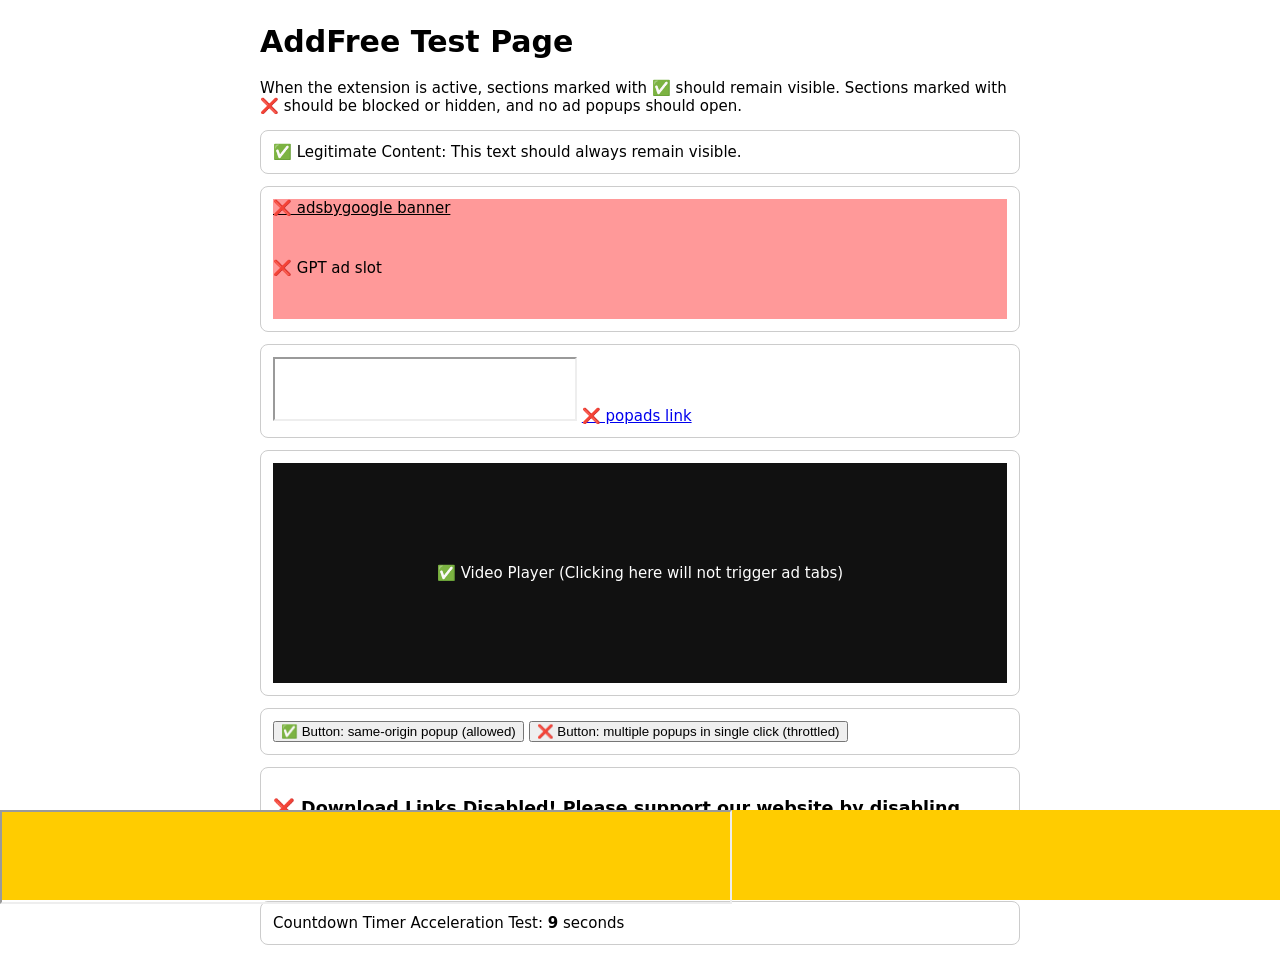
<file: test/index.html>
<!doctype html>
<html lang="en">
<head>
  <meta charset="utf-8">
  <title>AddFree Test Page</title>
  <style>
    body { font: 15px system-ui, sans-serif; max-width: 760px; margin: 24px auto; padding: 0 16px; }
    .case { border: 1px solid #ccc; border-radius: 8px; padding: 12px; margin: 12px 0; }
    .player { position: relative; height: 220px; background: #111; color: #fff; display: grid; place-items: center; }
    /* Movie site click-trap: invisible full-page link overlay */
    #trap { position: fixed; inset: 0; z-index: 99999; background: transparent; display: block; }
    #sticky { position: fixed; bottom: 0; left: 0; right: 0; height: 90px; background: #fc0; z-index: 999; }
  </style>
</head>
<body>
  <h1>AddFree Test Page</h1>
  <p>When the extension is active, sections marked with ✅ should remain visible. Sections marked with ❌ should be blocked or hidden, and no ad popups should open.</p>

  <div class="case">✅ Legitimate Content: This text should always remain visible.</div>

  <div class="case">
    <ins class="adsbygoogle" style="display:block;background:#f99;height:60px">❌ adsbygoogle banner</ins>
    <div id="div-gpt-ad-123" style="background:#f99;height:60px">❌ GPT ad slot</div>
  </div>

  <div class="case">
    <iframe src="https://googleads.g.doubleclick.net/pagead/ads" width="300" height="60"></iframe>
    <a href="https://www.popads.net/">❌ popads link</a>
  </div>

  <div class="case">
    <div class="player">✅ Video Player (Clicking here will not trigger ad tabs)</div>
  </div>

  <div class="case">
    <button id="legit">✅ Button: same-origin popup (allowed)</button>
    <button id="multi">❌ Button: multiple popups in single click (throttled)</button>
  </div>

  <!-- Movie site anti-adblock pattern (movies4u) -->
  <div class="case">
    <div class="warn-box">
      <h3>❌ Download Links Disabled! Please support our website by disabling AdBlock</h3>
      <button class="open-chrome">Open in Chrome</button>
    </div>
    <div class="download-links-div" style="display:none">
      ✅ Legitimate Download Links (Revealed and unhidden automatically)
    </div>
  </div>

  <!-- Countdown timer acceleration test -->
  <div class="case">
    <div>Countdown Timer Acceleration Test: <strong id="countdown-display">10</strong> seconds</div>
    <div id="countdown-result" style="color:green;display:none">✅ Timer completed rapidly!</div>
  </div>

  <div class="floating-telegram-btn" style="position:fixed;bottom:20px;right:20px;background:#0088cc;color:#fff;padding:8px 14px;border-radius:20px;z-index:999">
    ❌ Floating Social Badge (Hidden when social badge switch is enabled)
  </div>

  <a id="trap" href="https://example.com/?ad-trap"></a>
  <div id="sticky"><iframe src="https://a.exoclick.com/banner" width="728" height="90"></iframe></div>

  <script>
    // Countdown timer test
    let timeleft = 10;
    const cdTimer = setInterval(function () {
      timeleft--;
      const el = document.getElementById('countdown-display');
      if (el) el.textContent = timeleft;
      if (timeleft <= 0) {
        clearInterval(cdTimer);
        const res = document.getElementById('countdown-result');
        if (res) res.style.display = 'block';
      }
    }, 1000);

    // Legitimate button
    document.getElementById('legit').addEventListener('click', function () {
      window.open('about:blank#legit', '_blank');
    });

    // Multi-popup spam button
    document.getElementById('multi').addEventListener('click', function () {
      window.open('https://popads.net/1', '_blank');
      window.open('https://popads.net/2', '_blank');
      window.open('https://popads.net/3', '_blank');
    });
  </script>
</body>
</html>
</file>
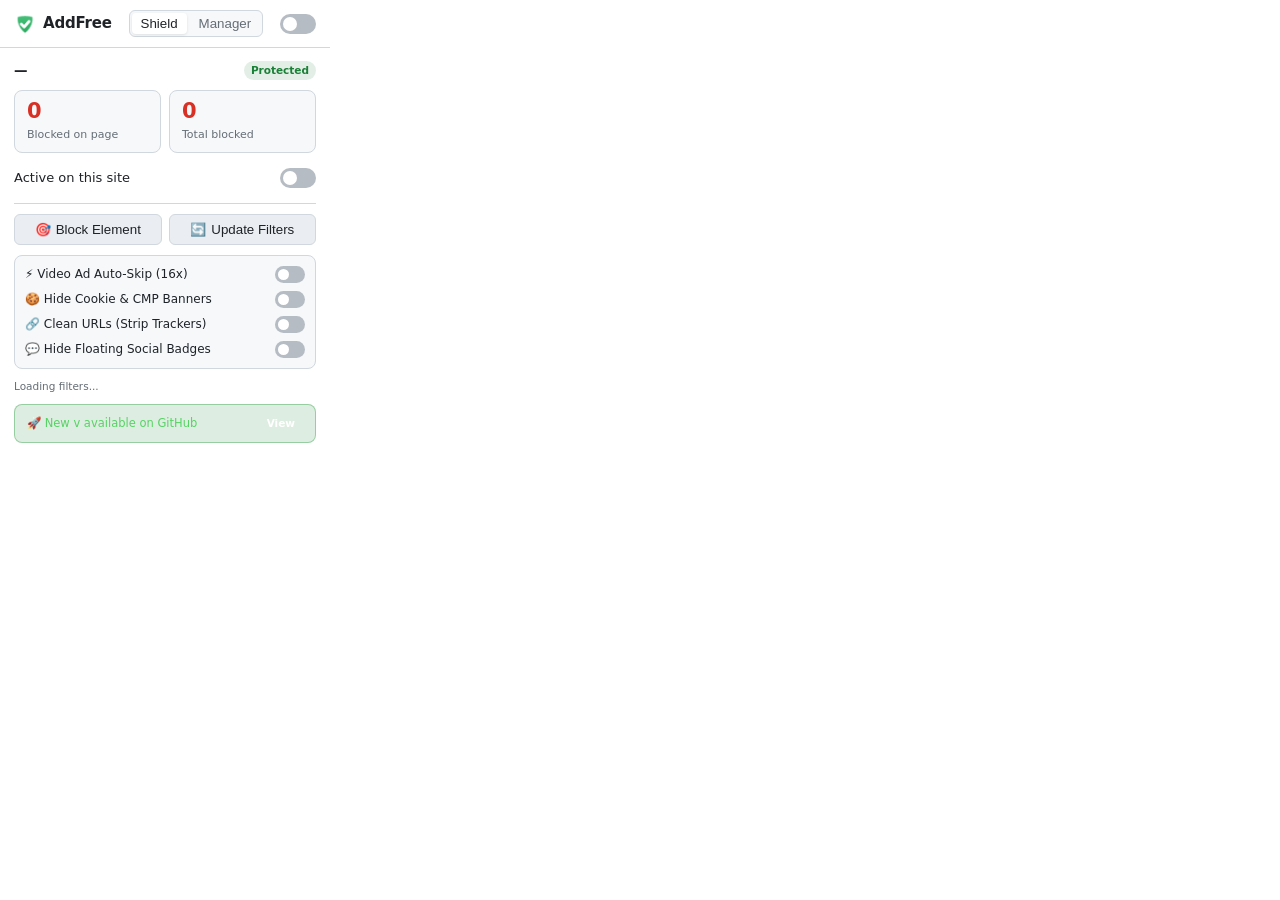
<file: popup/popup.html>
<!doctype html>
<html lang="en">
<head>
  <meta charset="utf-8">
  <title>AddFree</title>
  <link rel="stylesheet" href="popup.css">
</head>
<body>
  <header>
    <div class="header-left">
      <img src="../icons/icon48.png" alt="" width="22" height="22">
      <h1>AddFree</h1>
    </div>
    <div class="tabs">
      <button type="button" class="tab-btn active" id="tabShield">Shield</button>
      <button type="button" class="tab-btn" id="tabRules">Manager</button>
    </div>
    <label class="switch" title="Toggle blocking globally on all websites">
      <input type="checkbox" id="global">
      <span></span>
    </label>
  </header>

  <!-- View 1: Shield / Controls -->
  <main id="viewShield">
    <div class="host-row">
      <p class="host" id="host">—</p>
      <span class="status-badge" id="statusBadge">Protected</span>
    </div>

    <div class="stats">
      <div><strong id="count">0</strong><span>Blocked on page</span></div>
      <div><strong id="total">0</strong><span>Total blocked</span></div>
    </div>

    <label class="row" id="siteRow">
      <span>Active on this site</span>
      <span class="switch">
        <input type="checkbox" id="site">
        <span></span>
      </span>
    </label>

    <div class="divider"></div>

    <!-- Quick Tools -->
    <div class="tools">
      <button type="button" class="tool-btn" id="pickerBtn" title="Pick and remove any element or advertisement on this page">
        <span class="icon">🎯</span>
        <span>Block Element</span>
      </button>

      <button type="button" class="tool-btn" id="updateBtn" title="Check and sync latest ad filters from GitHub">
        <span class="icon">🔄</span>
        <span id="updateTxt">Update Filters</span>
      </button>
    </div>

    <!-- Advanced Feature Toggles -->
    <div class="advanced-section">
      <label class="row sub-row" title="Fast-forwards and auto-skips YouTube and streaming video ads">
        <span>⚡ Video Ad Auto-Skip (16x)</span>
        <span class="switch small">
          <input type="checkbox" id="videoSkip">
          <span></span>
        </span>
      </label>

      <label class="row sub-row" title="Dismisses annoying cookie consent banners and CMP overlays">
        <span>🍪 Hide Cookie & CMP Banners</span>
        <span class="switch small">
          <input type="checkbox" id="blockCookies">
          <span></span>
        </span>
      </label>

      <label class="row sub-row" title="Removes fbclid, gclid, and utm tracking parameters from URLs">
        <span>🔗 Clean URLs (Strip Trackers)</span>
        <span class="switch small">
          <input type="checkbox" id="cleanUrls">
          <span></span>
        </span>
      </label>

      <label class="row sub-row" title="Hides floating Telegram channels and social badges">
        <span>💬 Hide Floating Social Badges</span>
        <span class="switch small">
          <input type="checkbox" id="social">
          <span></span>
        </span>
      </label>
    </div>

    <div class="footer-meta">
      <span id="rulesCount">Loading filters...</span>
      <span id="lastUpdated"></span>
    </div>

    <div class="update-banner" id="updateBanner" hidden>
      <span>🚀 New v<span id="newVer"></span> available on GitHub</span>
      <a href="https://github.com/rayhanvision-a11y/AddFree" target="_blank" rel="noreferrer" class="update-link">View</a>
    </div>

    <p class="note" id="note" hidden></p>
  </main>

  <!-- View 2: Dashboard & Custom Rules Manager -->
  <div id="viewRules" class="rules-view" hidden>
    <div class="manager-section">
      <div class="sec-title">
        <span>Whitelisted Websites</span>
        <span class="badge" id="wlCount">0</span>
      </div>
      <div class="item-list" id="wlList">
        <p class="empty-hint">No sites whitelisted yet.</p>
      </div>
    </div>

    <div class="manager-section">
      <div class="sec-title">
        <span>Custom Blocked Elements</span>
        <span class="badge" id="cfCount">0</span>
      </div>
      <div class="item-list" id="cfList">
        <p class="empty-hint">No elements blocked yet.</p>
      </div>
    </div>

    <div class="manager-actions">
      <button type="button" class="tool-btn" id="exportBtn">📥 Export Backup</button>
      <button type="button" class="tool-btn" id="importBtn">📤 Restore</button>
    </div>
    <p class="note" id="managerNote" hidden></p>
  </div>

  <script src="popup.js"></script>
</body>
</html>
</file>
<file: popup/popup.css>
:root {
  --bg: #ffffff;
  --fg: #1f2328;
  --muted: #656d76;
  --card: #f6f8fa;
  --border: #d0d7de;
  --accent: #d93025;
  --accent-soft: rgba(217, 48, 37, 0.1);
  --green: #1a7f37;
  --green-soft: rgba(26, 127, 55, 0.12);
  --off: #b6bcc3;
  --btn-bg: #eaeef2;
  --btn-hover: #dfe3e8;
  color-scheme: light;
}
@media (prefers-color-scheme: dark) {
  :root {
    --bg: #161b22;
    --fg: #e6edf3;
    --muted: #8b949e;
    --card: #21262d;
    --border: #30363d;
    --accent: #ff5a4f;
    --accent-soft: rgba(255, 90, 79, 0.15);
    --green: #3fb950;
    --green-soft: rgba(63, 185, 80, 0.15);
    --off: #484f58;
    --btn-bg: #21262d;
    --btn-hover: #30363d;
    color-scheme: dark;
  }
}

* { box-sizing: border-box; }
body {
  width: 330px;
  margin: 0;
  background: var(--bg);
  color: var(--fg);
  font: 13px/1.4 system-ui, -apple-system, "Segoe UI", "Noto Sans Bengali", sans-serif;
  user-select: none;
}
header {
  display: flex;
  align-items: center;
  justify-content: space-between;
  gap: 8px;
  padding: 10px 14px;
  border-bottom: 1px solid var(--border);
  background: var(--bg);
}
.header-left {
  display: flex;
  align-items: center;
  gap: 7px;
}
h1 { margin: 0; font-size: 15px; font-weight: 700; letter-spacing: -0.2px; }

.tabs {
  display: flex;
  gap: 3px;
  background: var(--card);
  padding: 2px;
  border-radius: 6px;
  border: 1px solid var(--border);
}
.tab-btn {
  border: none;
  background: transparent;
  color: var(--muted);
  font: 600 11.5px inherit;
  padding: 3px 9px;
  border-radius: 4px;
  cursor: pointer;
  transition: all .15s;
}
.tab-btn.active {
  background: var(--bg);
  color: var(--fg);
  box-shadow: 0 1px 3px rgba(0,0,0,0.1);
}

main, .rules-view { padding: 13px 14px 14px; }

.host-row {
  display: flex;
  align-items: center;
  justify-content: space-between;
  gap: 8px;
  margin-bottom: 10px;
}
.host {
  margin: 0;
  font-weight: 600;
  font-size: 13.5px;
  overflow: hidden;
  text-overflow: ellipsis;
  white-space: nowrap;
  max-width: 220px;
}
.status-badge {
  font-size: 10.5px;
  font-weight: 600;
  padding: 2px 7px;
  border-radius: 999px;
  background: var(--green-soft);
  color: var(--green);
}
.status-badge.disabled {
  background: var(--accent-soft);
  color: var(--accent);
}

.stats {
  display: grid;
  grid-template-columns: 1fr 1fr;
  gap: 8px;
  margin-bottom: 10px;
}
.stats div {
  background: var(--card);
  border-radius: 8px;
  padding: 9px 12px;
  border: 1px solid var(--border);
}
.stats strong { display: block; font-size: 21px; color: var(--accent); line-height: 1.1; margin-bottom: 2px; }
.stats span { font-size: 11px; color: var(--muted); }

.row {
  display: flex;
  align-items: center;
  justify-content: space-between;
  gap: 10px;
  padding: 5px 0;
  cursor: pointer;
  font-weight: 500;
}
.sub-row {
  font-size: 12px;
  font-weight: normal;
  color: var(--fg);
  padding: 4px 0;
}

.divider {
  height: 1px;
  background: var(--border);
  margin: 10px 0;
}

.tools {
  display: grid;
  grid-template-columns: 1fr 1fr;
  gap: 7px;
  margin-bottom: 10px;
}

.tool-btn {
  display: flex;
  align-items: center;
  justify-content: center;
  gap: 5px;
  padding: 7px 10px;
  background: var(--btn-bg);
  border: 1px solid var(--border);
  border-radius: 6px;
  color: var(--fg);
  font: 500 11.5px inherit;
  cursor: pointer;
  transition: background .15s, border-color .15s;
}
.tool-btn:hover:not(:disabled) {
  background: var(--btn-hover);
}
.tool-btn:disabled {
  opacity: .5;
  cursor: not-allowed;
}
.tool-btn .icon { font-size: 13px; }

.advanced-section {
  background: var(--card);
  border: 1px solid var(--border);
  border-radius: 8px;
  padding: 6px 10px;
  margin-bottom: 6px;
}

.footer-meta {
  display: flex;
  justify-content: space-between;
  align-items: center;
  margin-top: 10px;
  font-size: 10.5px;
  color: var(--muted);
}

.note {
  margin: 9px 0 0;
  padding: 7px 10px;
  background: var(--card);
  border: 1px solid var(--border);
  border-radius: 6px;
  font-size: 11px;
  color: var(--muted);
  line-height: 1.4;
}

/* Switch */
.switch { position: relative; display: inline-block; width: 36px; height: 20px; flex: none; }
.switch.small { width: 30px; height: 17px; }
.switch input { opacity: 0; width: 0; height: 0; }
.switch span {
  position: absolute;
  inset: 0;
  border-radius: 20px;
  background: var(--off);
  transition: background .15s;
  cursor: pointer;
}
.switch span::before {
  content: "";
  position: absolute;
  width: 14px;
  height: 14px;
  left: 3px;
  top: 3px;
  border-radius: 50%;
  background: #fff;
  transition: transform .15s;
}
.switch.small span::before {
  width: 11px;
  height: 11px;
}
.switch input:checked + span { background: var(--accent); }
.switch input:checked + span::before { transform: translateX(16px); }
.switch.small input:checked + span::before { transform: translateX(13px); }
.switch input:disabled + span { opacity: .5; cursor: default; }

/* Rules Manager View */
.rules-view {
  min-height: 280px;
  max-height: 420px;
  overflow-y: auto;
}
.sec-title {
  display: flex;
  justify-content: space-between;
  align-items: center;
  font-weight: 600;
  font-size: 12.5px;
  margin-bottom: 6px;
}
.sec-title .badge {
  background: var(--card);
  border: 1px solid var(--border);
  font-size: 11px;
  padding: 1px 6px;
  border-radius: 999px;
  color: var(--muted);
}
.manager-section {
  margin-bottom: 12px;
}
.item-list {
  background: var(--card);
  border: 1px solid var(--border);
  border-radius: 7px;
  max-height: 110px;
  overflow-y: auto;
  padding: 4px 6px;
}
.item-row {
  display: flex;
  align-items: center;
  justify-content: space-between;
  gap: 8px;
  padding: 4px 6px;
  border-bottom: 1px solid var(--border);
  font-size: 11.5px;
}
.item-row:last-child {
  border-bottom: none;
}
.item-row span {
  overflow: hidden;
  text-overflow: ellipsis;
  white-space: nowrap;
}
.item-del-btn {
  border: none;
  background: transparent;
  color: var(--accent);
  cursor: pointer;
  padding: 2px 4px;
  font-size: 12px;
  border-radius: 4px;
  opacity: .8;
}
.item-del-btn:hover {
  opacity: 1;
  background: var(--accent-soft);
}
.empty-hint {
  margin: 6px 0;
  text-align: center;
  color: var(--muted);
  font-size: 11px;
}
.manager-actions {
  display: grid;
  grid-template-columns: 1fr 1fr;
  gap: 8px;
  margin-top: 10px;
}

.update-banner {
  margin-top: 10px;
  padding: 8px 12px;
  background: rgba(35, 134, 54, 0.15);
  border: 1px solid rgba(46, 160, 67, 0.4);
  border-radius: 8px;
  display: flex;
  align-items: center;
  justify-content: space-between;
  font-size: 11.5px;
  color: #56d364;
  animation: fadeIn 0.2s ease-out;
}
.update-link {
  color: #fff;
  background: var(--brand);
  text-decoration: none;
  font-weight: 600;
  padding: 3px 8px;
  border-radius: 4px;
  font-size: 10.5px;
}
.update-link:hover {
  background: #3fb950;
}
</file>
